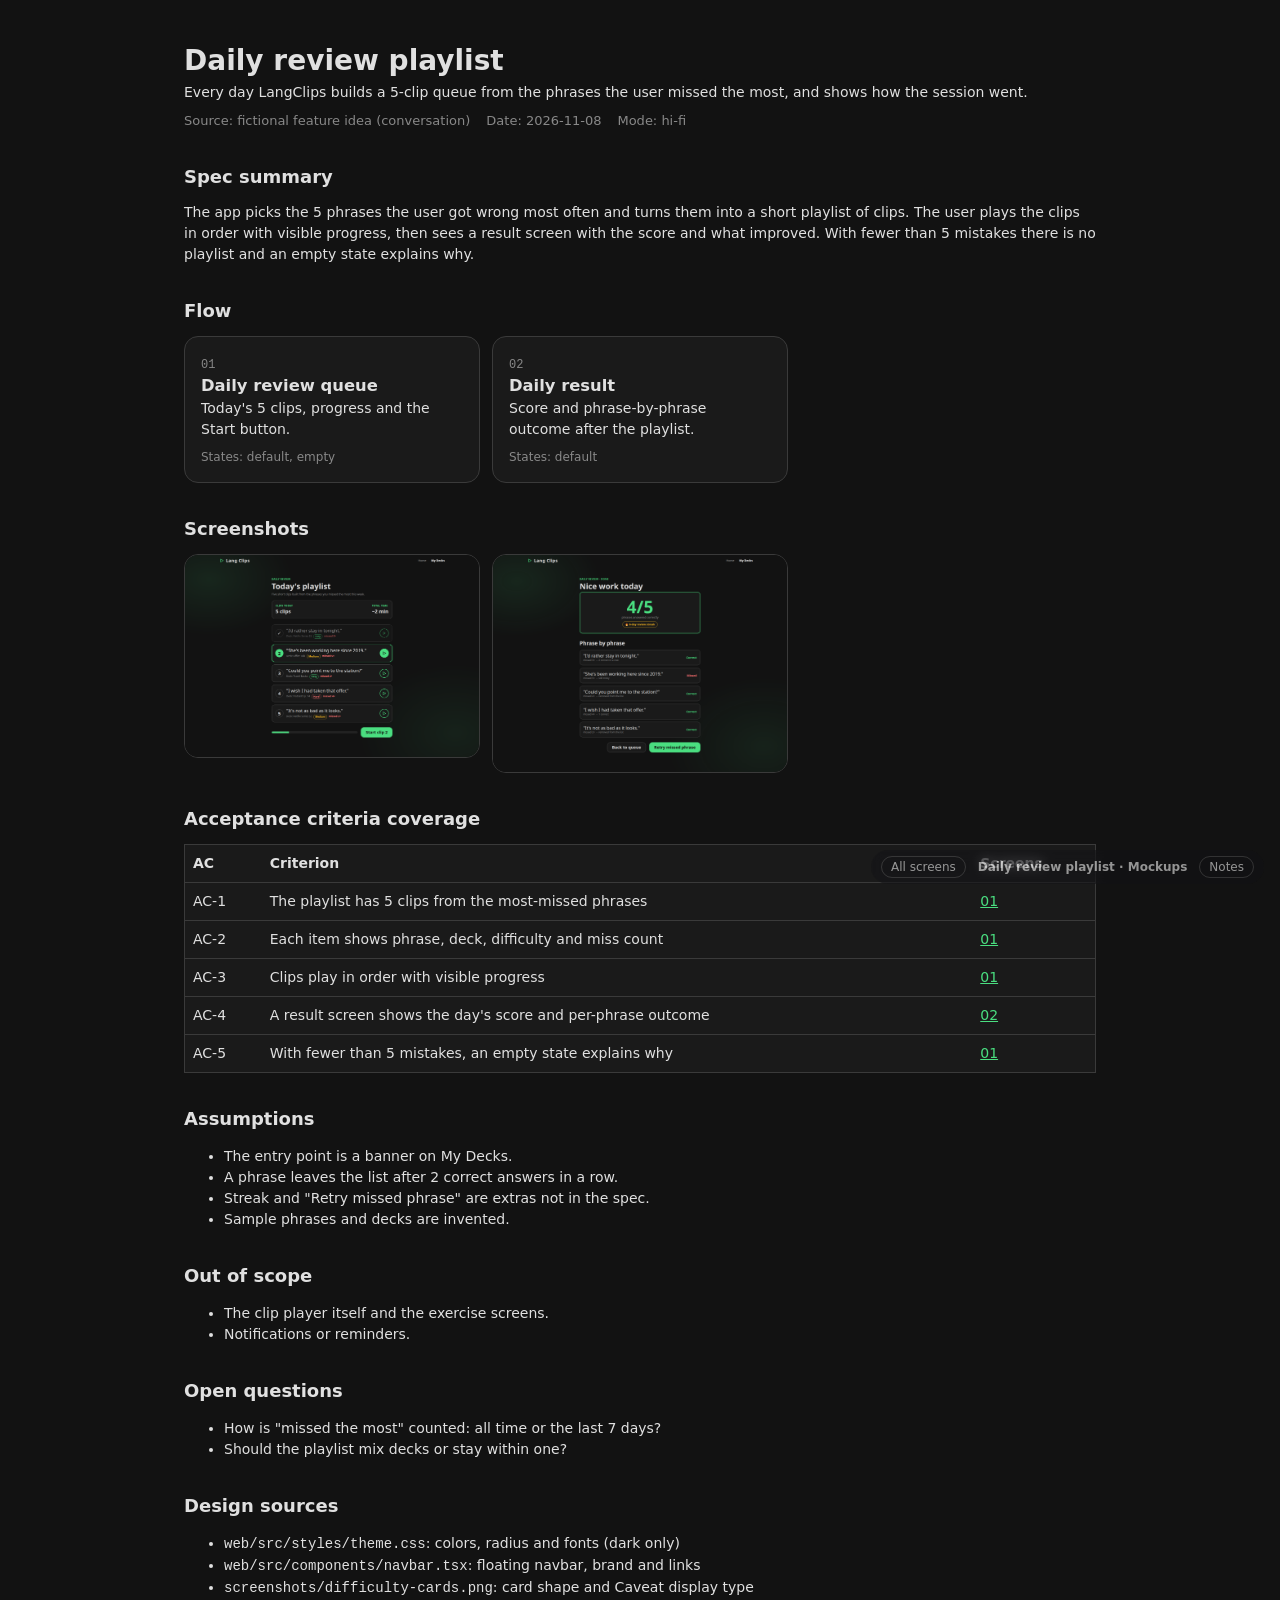
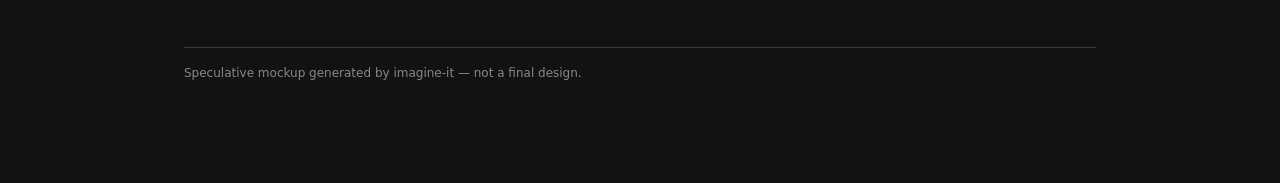
<file: examples/daily-review-playlist/index.html>
<!doctype html>
<!-- REPLACE: lang = target repo's copy language; data-fidelity = hifi | wireframe (match the Mode line below). Add data-has-dark only if the repo has dark mode. -->
<html lang="en" data-fidelity="hifi">
<head>
  <meta charset="utf-8">
  <meta name="viewport" content="width=device-width, initial-scale=1">
  <!-- REPLACE: feature name -->
  <title>Daily review playlist · Mockups</title>
  <link rel="stylesheet" href="styles.css">
  <!-- Hub has no prev/next; ii.js still adds the notes toggle. -->
  <script src="ii.js" defer></script>
  <style>
    /* Hub-only layout. Tokens only. */
    .hub { max-width: 960px; margin: 0 auto; padding: calc(var(--space-unit) * 5) calc(var(--space-unit) * 3); }
    .hub section { margin-top: calc(var(--space-unit) * 4); }
    .hub h2 { font-size: 18px; margin-bottom: calc(var(--space-unit) * 1.5); }
    .hub .meta { display: flex; flex-wrap: wrap; gap: calc(var(--space-unit) * 2); color: var(--color-text-muted); font-size: 13px; margin-top: var(--space-unit); }
    .hub .flow { list-style: none; padding: 0; margin: 0; display: grid; gap: calc(var(--space-unit) * 1.5); grid-template-columns: repeat(auto-fill, minmax(260px, 1fr)); }
    .hub .screen-card { display: block; padding: calc(var(--space-unit) * 2); background: var(--color-surface); border: 1px solid var(--color-border); border-radius: var(--radius-md); box-shadow: var(--shadow-sm); color: inherit; text-decoration: none; }
    .hub .screen-card:hover, .hub .screen-card:focus-visible { border-color: var(--color-primary); }
    .hub .screen-card__num { font-family: var(--font-mono); color: var(--color-text-muted); font-size: 12px; }
    .hub .screen-card__states { color: var(--color-text-muted); font-size: 12px; margin-top: var(--space-unit); }
    .hub .shots { list-style: none; padding: 0; margin: 0; display: grid; gap: calc(var(--space-unit) * 1.5); grid-template-columns: repeat(auto-fill, minmax(260px, 1fr)); }
    .hub .shots img { display: block; width: 100%; height: auto; border: 1px solid var(--color-border); border-radius: var(--radius-md); box-shadow: var(--shadow-sm); }
    .hub table { width: 100%; border-collapse: collapse; background: var(--color-surface); border: 1px solid var(--color-border); }
    .hub th, .hub td { text-align: left; padding: var(--space-unit); border-bottom: 1px solid var(--color-border); vertical-align: top; }
    .hub footer { margin-top: calc(var(--space-unit) * 6); padding-top: calc(var(--space-unit) * 2); border-top: 1px solid var(--color-border); color: var(--color-text-muted); font-size: 12px; }
  </style>
</head>
<body>
  <main class="hub">
    <header>
      <h1>Daily review playlist</h1>
      <p>Every day LangClips builds a 5-clip queue from the phrases the user missed the most, and shows how the session went.</p>
      <div class="meta"><span>Source: fictional feature idea (conversation)</span><span>Date: 2026-11-08</span><span>Mode: hi-fi</span></div>
    </header>
    <section aria-labelledby="spec"><h2 id="spec">Spec summary</h2>
      <p>The app picks the 5 phrases the user got wrong most often and turns them into a short playlist of clips. The user plays the clips in order with visible progress, then sees a result screen with the score and what improved. With fewer than 5 mistakes there is no playlist and an empty state explains why.</p></section>
    <section aria-labelledby="flow"><h2 id="flow">Flow</h2>
      <ol class="flow">
        <li><a class="screen-card" href="01-daily-queue.html"><span class="screen-card__num">01</span><h3>Daily review queue</h3><p>Today's 5 clips, progress and the Start button.</p><p class="screen-card__states">States: default, empty</p></a></li>
        <li><a class="screen-card" href="02-daily-result.html"><span class="screen-card__num">02</span><h3>Daily result</h3><p>Score and phrase-by-phrase outcome after the playlist.</p><p class="screen-card__states">States: default</p></a></li>
      </ol></section>
    <section aria-labelledby="screenshots"><h2 id="screenshots">Screenshots</h2>
      <ul class="shots">
        <li><a href="screenshots/01-daily-queue.png"><img src="screenshots/01-daily-queue.png" alt="Daily review queue, default state" loading="lazy"></a></li>
        <li><a href="screenshots/02-daily-result.png"><img src="screenshots/02-daily-result.png" alt="Daily result, default state" loading="lazy"></a></li>
      </ul></section>
    <section aria-labelledby="ac"><h2 id="ac">Acceptance criteria coverage</h2>
      <table><thead><tr><th scope="col">AC</th><th scope="col">Criterion</th><th scope="col">Screens</th></tr></thead><tbody>
        <tr><td>AC-1</td><td>The playlist has 5 clips from the most-missed phrases</td><td><a href="01-daily-queue.html">01</a></td></tr>
        <tr><td>AC-2</td><td>Each item shows phrase, deck, difficulty and miss count</td><td><a href="01-daily-queue.html">01</a></td></tr>
        <tr><td>AC-3</td><td>Clips play in order with visible progress</td><td><a href="01-daily-queue.html">01</a></td></tr>
        <tr><td>AC-4</td><td>A result screen shows the day's score and per-phrase outcome</td><td><a href="02-daily-result.html">02</a></td></tr>
        <tr><td>AC-5</td><td>With fewer than 5 mistakes, an empty state explains why</td><td><a href="01-daily-queue.html">01</a></td></tr>
      </tbody></table></section>
    <section aria-labelledby="assumptions"><h2 id="assumptions">Assumptions</h2><ul>
      <li>The entry point is a banner on My Decks.</li><li>A phrase leaves the list after 2 correct answers in a row.</li><li>Streak and "Retry missed phrase" are extras not in the spec.</li><li>Sample phrases and decks are invented.</li></ul></section>
    <section aria-labelledby="oos"><h2 id="oos">Out of scope</h2><ul><li>The clip player itself and the exercise screens.</li><li>Notifications or reminders.</li></ul></section>
    <section aria-labelledby="questions"><h2 id="questions">Open questions</h2><ul>
      <li>How is "missed the most" counted: all time or the last 7 days?</li><li>Should the playlist mix decks or stay within one?</li></ul></section>
    <section aria-labelledby="sources"><h2 id="sources">Design sources</h2><ul>
      <li><code>web/src/styles/theme.css</code>: colors, radius and fonts (dark only)</li>
      <li><code>web/src/components/navbar.tsx</code>: floating navbar, brand and links</li>
      <li><code>screenshots/difficulty-cards.png</code>: card shape and Caveat display type</li></ul></section>
    <footer>Speculative mockup generated by imagine-it — not a final design.</footer>
  </main>
</body>
</html>
</file>
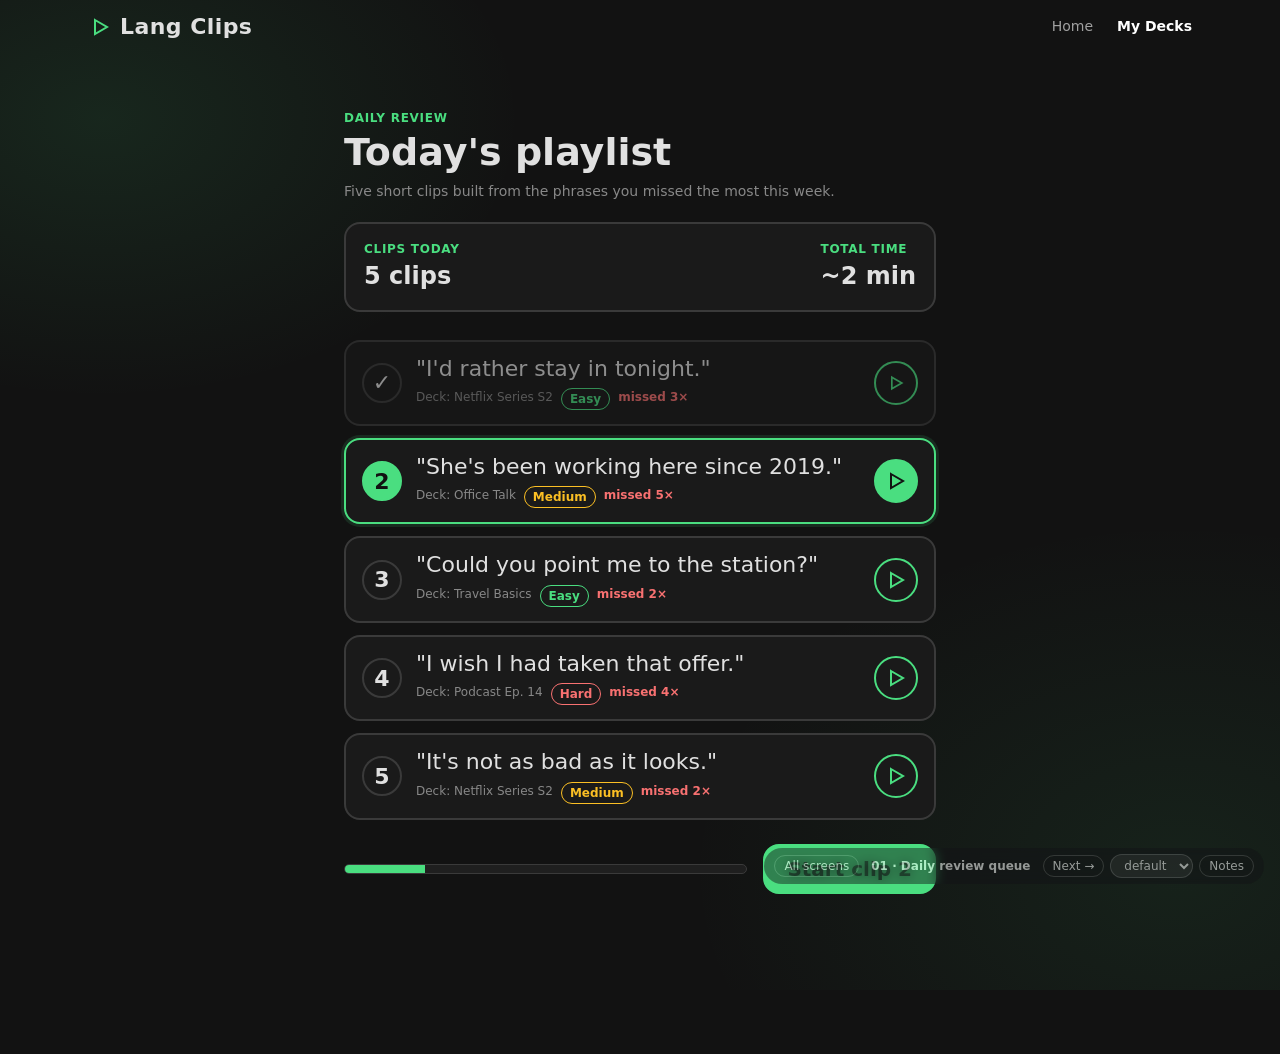
<file: examples/daily-review-playlist/01-daily-queue.html>
<!doctype html>
<html lang="en" data-fidelity="hifi">
<head>
  <meta charset="utf-8">
  <meta name="viewport" content="width=device-width, initial-scale=1">
  <title>01 · Daily review queue</title>
  <meta name="ii-index" content="index.html">
  <meta name="ii-next" content="02-daily-result.html">
  <link rel="stylesheet" href="styles.css">
  <script src="ii.js" defer></script>
</head>
<body>
  <div class="app-shell">
    <header class="nav"><div class="nav__brand"><svg width="24" height="24" viewBox="0 0 24 24" fill="none" stroke="#4ade80" stroke-width="2" aria-hidden="true"><path d="M7 5l12 7-12 7z"/></svg>Lang Clips</div><nav class="nav__links" aria-label="Main navigation"><a href="#">Home</a><a href="#" aria-current="page">My Decks</a></nav></header>
    <main class="col">
      <section data-state="default">
        <p class="eyebrow" data-note="NOTE: Entry point is a banner on My Decks; assumed, not in the spec.">Daily review</p>
        <h1 class="display">Today's playlist</h1>
        <p class="muted">Five short clips built from the phrases you missed the most this week.</p>
        <div class="summary" data-note="AC-1: The playlist always has 5 clips, picked from the user's most-missed phrases.">
          <div><div class="eyebrow">Clips today</div><div class="summary__val">5 clips</div></div>
          <div><div class="eyebrow">Total time</div><div class="summary__val">~2 min</div></div>
        </div>
        <ol class="queue" aria-label="Today's clips">
          <li class="clip clip--done" data-note="AC-3: Finished clips stay in the queue, dimmed, so progress is visible.">
            <span class="clip__idx">&#10003;</span>
            <div><div class="clip__phrase">"I'd rather stay in tonight."</div>
              <div class="clip__meta"><span>Deck: Netflix Series S2</span><span class="tag tag--easy">Easy</span><span class="miss">missed 3&times;</span></div></div>
            <button class="play" type="button" aria-label="Replay clip 1"><svg width="20" height="20" viewBox="0 0 24 24" fill="none" stroke="currentColor" stroke-width="2" aria-hidden="true"><path d="M7 5l12 7-12 7z"/></svg></button>
          </li>
          <li class="clip clip--current" aria-current="step" data-note="AC-3: The next unfinished clip is highlighted and is the one the Start button plays.">
            <span class="clip__idx">2</span>
            <div><div class="clip__phrase">"She's been working here since 2019."</div>
              <div class="clip__meta" data-note="AC-2: Each row shows the phrase, its deck, difficulty and how many times it was missed."><span>Deck: Office Talk</span><span class="tag tag--medium">Medium</span><span class="miss">missed 5&times;</span></div></div>
            <button class="play" type="button" aria-label="Play clip 2"><svg width="24" height="24" viewBox="0 0 24 24" fill="none" stroke="currentColor" stroke-width="2" aria-hidden="true"><path d="M7 5l12 7-12 7z"/></svg></button>
          </li>
          <li class="clip"><span class="clip__idx">3</span>
            <div><div class="clip__phrase">"Could you point me to the station?"</div>
              <div class="clip__meta"><span>Deck: Travel Basics</span><span class="tag tag--easy">Easy</span><span class="miss">missed 2&times;</span></div></div>
            <button class="play" type="button" aria-label="Play clip 3"><svg width="24" height="24" viewBox="0 0 24 24" fill="none" stroke="currentColor" stroke-width="2" aria-hidden="true"><path d="M7 5l12 7-12 7z"/></svg></button></li>
          <li class="clip"><span class="clip__idx">4</span>
            <div><div class="clip__phrase">"I wish I had taken that offer."</div>
              <div class="clip__meta"><span>Deck: Podcast Ep. 14</span><span class="tag tag--hard">Hard</span><span class="miss">missed 4&times;</span></div></div>
            <button class="play" type="button" aria-label="Play clip 4"><svg width="24" height="24" viewBox="0 0 24 24" fill="none" stroke="currentColor" stroke-width="2" aria-hidden="true"><path d="M7 5l12 7-12 7z"/></svg></button></li>
          <li class="clip"><span class="clip__idx">5</span>
            <div><div class="clip__phrase">"It's not as bad as it looks."</div>
              <div class="clip__meta"><span>Deck: Netflix Series S2</span><span class="tag tag--medium">Medium</span><span class="miss">missed 2&times;</span></div></div>
            <button class="play" type="button" aria-label="Play clip 5"><svg width="24" height="24" viewBox="0 0 24 24" fill="none" stroke="currentColor" stroke-width="2" aria-hidden="true"><path d="M7 5l12 7-12 7z"/></svg></button></li>
        </ol>
        <div class="actions">
          <div class="progress" role="progressbar" aria-valuenow="1" aria-valuemin="0" aria-valuemax="5" data-note="AC-3: Progress bar shows 1 of 5 clips done."><span style="width:20%"></span></div>
          <a class="btn btn--primary" href="02-daily-result.html">Start clip 2</a>
        </div>
      </section>

      <section data-state="empty">
        <p class="eyebrow">Daily review</p>
        <h1 class="display">Today's playlist</h1>
        <div class="empty card" data-note="AC-5: With fewer than 5 missed phrases, no playlist is generated and the user is told why.">
          <h2 class="display" style="font-size:28px">Nothing to review yet</h2>
          <p class="muted">Finish a few more exercises. Once you miss at least 5 phrases, your daily playlist shows up here.</p>
          <a class="btn" href="#">Go to My Decks</a>
        </div>
      </section>
    </main>
  </div>
</body>
</html>
</file>
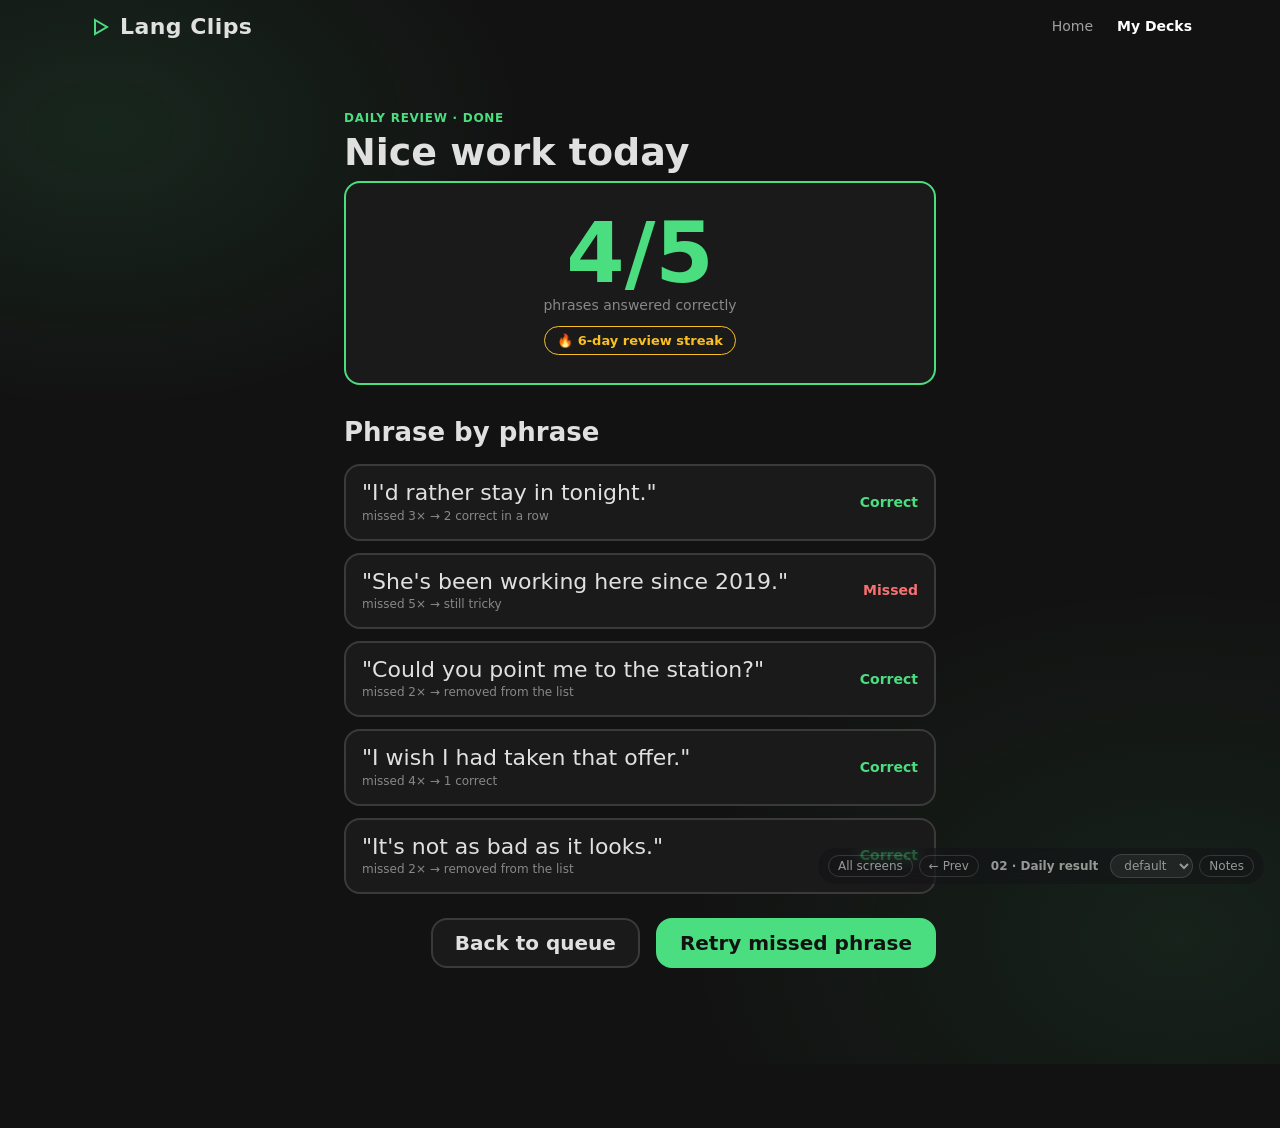
<file: examples/daily-review-playlist/02-daily-result.html>
<!doctype html>
<html lang="en" data-fidelity="hifi">
<head>
  <meta charset="utf-8">
  <meta name="viewport" content="width=device-width, initial-scale=1">
  <title>02 · Daily result</title>
  <meta name="ii-index" content="index.html">
  <meta name="ii-prev" content="01-daily-queue.html">
  <link rel="stylesheet" href="styles.css">
  <script src="ii.js" defer></script>
</head>
<body>
  <div class="app-shell">
    <header class="nav"><div class="nav__brand"><svg width="24" height="24" viewBox="0 0 24 24" fill="none" stroke="#4ade80" stroke-width="2" aria-hidden="true"><path d="M7 5l12 7-12 7z"/></svg>Lang Clips</div><nav class="nav__links" aria-label="Main navigation"><a href="#">Home</a><a href="#" aria-current="page">My Decks</a></nav></header>
    <main class="col">
      <section data-state="default">
        <p class="eyebrow">Daily review &middot; done</p>
        <h1 class="display">Nice work today</h1>
        <div class="score" data-note="AC-4: Result shows how many of the 5 phrases were answered correctly today.">
          <div class="score__num">4/5</div>
          <p class="muted">phrases answered correctly</p>
          <span class="streak" data-note="NOTE: Streak is an assumption; the spec only asks for the day's result.">&#128293; 6-day review streak</span>
        </div>
        <h2 class="display" style="font-size:26px;margin:28px 0 12px">Phrase by phrase</h2>
        <ul class="queue" data-note="AC-4: Each phrase shows whether it was fixed and its miss count before and after.">
          <li class="result"><div><div class="clip__phrase">"I'd rather stay in tonight."</div><div class="muted" style="font-size:12px">missed 3&times; &rarr; 2 correct in a row</div></div><span class="result__ok">Correct</span></li>
          <li class="result"><div><div class="clip__phrase">"She's been working here since 2019."</div><div class="muted" style="font-size:12px">missed 5&times; &rarr; still tricky</div></div><span class="result__bad">Missed</span></li>
          <li class="result"><div><div class="clip__phrase">"Could you point me to the station?"</div><div class="muted" style="font-size:12px">missed 2&times; &rarr; removed from the list</div></div><span class="result__ok">Correct</span></li>
          <li class="result"><div><div class="clip__phrase">"I wish I had taken that offer."</div><div class="muted" style="font-size:12px">missed 4&times; &rarr; 1 correct</div></div><span class="result__ok">Correct</span></li>
          <li class="result"><div><div class="clip__phrase">"It's not as bad as it looks."</div><div class="muted" style="font-size:12px">missed 2&times; &rarr; removed from the list</div></div><span class="result__ok">Correct</span></li>
        </ul>
        <div class="actions" style="justify-content:flex-end">
          <a class="btn" href="01-daily-queue.html">Back to queue</a>
          <a class="btn btn--primary" href="#" data-note="NOTE: Retrying the missed phrase is an assumed extra action.">Retry missed phrase</a>
        </div>
      </section>
    </main>
  </div>
</body>
</html>
</file>
<file: examples/daily-review-playlist/styles.css>
/* Tokens: web/src/styles/theme.css (LangClips). Dark-only product. */
:root {
  --color-bg: #121212;
  --color-surface: #1a1a1a;
  --color-surface-2: #1f1f1f;
  --color-border: #3a3a3a;
  --color-text: #e0e0e0;
  --color-text-muted: #888888;
  --color-primary: #4ade80;
  --color-primary-contrast: #121212;
  --color-success: #4ade80;
  --color-warning: #fbbf24;
  --color-danger: #f87171;
  --font-sans: "Inter", system-ui, -apple-system, "Segoe UI", Roboto, Arial, sans-serif;
  --font-display: "Caveat", "Segoe Script", "Comic Sans MS", var(--font-sans);
  --font-mono: ui-monospace, Consolas, monospace;
  --radius-sm: 12px; --radius-md: 14px; --radius-lg: 16px;
  --shadow-sm: none; --shadow-md: 0 8px 24px rgba(0,0,0,.35);
  --space-unit: 8px;
}
/* imagine-it base.css — mockup chrome. Copy verbatim into styles.css after the :root tokens block. */
/* Relies only on canonical tokens: --color-*, --font-*, --radius-*, --shadow-*, --space-unit. */

*, *::before, *::after { box-sizing: border-box; }
html { -webkit-text-size-adjust: 100%; }
body {
  margin: 0;
  background: var(--color-bg);
  color: var(--color-text);
  font-family: var(--font-sans);
  font-size: 14px;
  line-height: 1.5;
}
img, svg { display: block; max-width: 100%; }
button, input, select, textarea { font: inherit; color: inherit; }
a { color: var(--color-primary); }
h1, h2, h3, p { margin: 0; }

/* Wireframe fallback tokens: grayscale + system font. */
:root[data-fidelity="wireframe"] {
  --color-bg: #f5f5f5;
  --color-surface: #ffffff;
  --color-surface-2: #ececec;
  --color-border: #bdbdbd;
  --color-text: #222222;
  --color-text-muted: #6b6b6b;
  --color-primary: #444444;
  --color-primary-contrast: #ffffff;
  --color-success: #5f5f5f;
  --color-warning: #8a8a8a;
  --color-danger: #333333;
  --font-sans: system-ui, -apple-system, "Segoe UI", Roboto, Arial, sans-serif;
  --font-mono: ui-monospace, Consolas, monospace;
  --radius-sm: 2px; --radius-md: 3px; --radius-lg: 4px;
  --shadow-sm: none; --shadow-md: none;
  --space-unit: 8px;
}

/* State switching: JS sets html[data-active-state] and .ii-active on matching section[data-state]. */
html[data-active-state] section[data-state]:not(.ii-active) { display: none !important; }

body.ii-has-bar { padding-bottom: 64px; }

/* Floating toolbar (raw hex allowed only here and in the wireframe token block) */
.ii-bar {
  position: fixed; right: 16px; bottom: 16px; z-index: 2147483000;
  display: flex; align-items: center; gap: 6px; flex-wrap: wrap; max-width: calc(100vw - 32px);
  padding: 6px 10px; border-radius: 999px;
  background: rgba(20, 20, 24, .82); color: #fff;
  font: 12px/1.2 system-ui, -apple-system, "Segoe UI", sans-serif;
  backdrop-filter: blur(6px); opacity: .55; transition: opacity .15s;
}
.ii-bar:hover, .ii-bar:focus-within { opacity: 1; }
.ii-bar a, .ii-bar button, .ii-bar select {
  color: #fff; background: transparent; border: 1px solid rgba(255,255,255,.25);
  border-radius: 999px; padding: 3px 9px; font-size: 12px; text-decoration: none; cursor: pointer;
}
.ii-bar select { background: rgba(255,255,255,.1); }
.ii-bar select option { color: #111; }
.ii-bar a:hover, .ii-bar button:hover { background: rgba(255,255,255,.18); }
.ii-bar button[aria-pressed="true"] { background: #fff; color: #111; }
.ii-bar :focus-visible { outline: 2px solid #fff; outline-offset: 2px; }
.ii-title { padding: 0 6px; font-weight: 600; white-space: nowrap; }

/* Notes overlay */
.ii-pin { display: none; }
html.ii-notes-on [data-note] { outline: 2px dashed #e5484d; outline-offset: 2px; }
html.ii-notes-on .ii-pin {
  display: inline-flex; align-items: center; justify-content: center;
  position: absolute; top: -10px; right: -10px; z-index: 2147482000;
  min-width: 20px; height: 20px; padding: 0 5px; border: 0; border-radius: 999px;
  background: #e5484d; color: #fff; font: 700 11px/1 system-ui, sans-serif; cursor: help;
}
html.ii-notes-on .ii-pin::after {
  content: attr(data-tip); display: none; position: absolute; top: 24px; right: 0;
  width: max-content; max-width: 260px; padding: 8px 10px; border-radius: 6px;
  background: #1c1c20; color: #fff; font: 400 12px/1.4 system-ui, sans-serif;
  text-align: left; white-space: normal; box-shadow: 0 4px 14px rgba(0,0,0,.3);
}
html.ii-notes-on .ii-pin:hover::after, html.ii-notes-on .ii-pin:focus::after { display: block; }

/* Fallbacks — override in feature CSS to imitate the repo. Tokens only. */
.sr-only { position: absolute; width: 1px; height: 1px; margin: -1px; padding: 0; overflow: hidden; clip: rect(0 0 0 0); white-space: nowrap; border: 0; }
.app-shell { display: grid; grid-template-columns: 240px 1fr; min-height: 100vh; }
.sidebar { background: var(--color-surface); border-right: 1px solid var(--color-border); padding: calc(var(--space-unit) * 2); }
.sidebar ul { list-style: none; margin: 0; padding: 0; }
.topbar { display: flex; align-items: center; justify-content: space-between; gap: var(--space-unit); padding: var(--space-unit) calc(var(--space-unit) * 3); background: var(--color-surface); border-bottom: 1px solid var(--color-border); }
.main { padding: calc(var(--space-unit) * 3); }
.page-header { display: flex; align-items: flex-start; justify-content: space-between; gap: calc(var(--space-unit) * 2); margin-bottom: calc(var(--space-unit) * 3); }
.btn { display: inline-flex; align-items: center; gap: var(--space-unit); padding: var(--space-unit) calc(var(--space-unit) * 2); background: var(--color-surface); color: var(--color-text); border: 1px solid var(--color-border); border-radius: var(--radius-md); cursor: pointer; }
.btn-primary, .btn--primary { background: var(--color-primary); color: var(--color-primary-contrast); border-color: var(--color-primary); }
.card { background: var(--color-surface); border: 1px solid var(--color-border); border-radius: var(--radius-lg); box-shadow: var(--shadow-sm); padding: calc(var(--space-unit) * 2); }
.muted { color: var(--color-text-muted); }
.empty { display: flex; flex-direction: column; align-items: center; justify-content: center; gap: var(--space-unit); text-align: center; padding: calc(var(--space-unit) * 6); }

@media print { .ii-bar, .ii-pin { display: none !important; } }

/* ---- Feature styles: LangClips shell is a floating navbar + centered column, no sidebar ---- */
.app-shell { display: block; min-height: 100vh; background:
  radial-gradient(600px 400px at 8% 12%, rgba(74,222,128,.10), transparent 70%),
  radial-gradient(700px 500px at 92% 88%, rgba(74,222,128,.08), transparent 70%), var(--color-bg); }
.nav { display: flex; align-items: center; justify-content: space-between; max-width: 1152px; margin: 0 auto; padding: 10px 24px; }
.nav__brand { display: flex; align-items: center; gap: 8px; font-family: var(--font-display); font-weight: 700; font-size: 22px; letter-spacing: .02em; }
.nav__links { display: flex; gap: 24px; font-size: 14px; font-weight: 500; }
.nav__links a { color: rgba(255,255,255,.6); text-decoration: none; }
.nav__links a[aria-current="page"] { color: #fff; font-weight: 600; }
.col { max-width: 640px; margin: 0 auto; padding: 56px 24px 96px; }
.eyebrow { font-size: 12px; font-weight: 600; letter-spacing: .06em; text-transform: uppercase; color: var(--color-primary); }
.display { font-family: var(--font-display); font-weight: 700; }
h1.display { font-size: 38px; line-height: 1.15; margin: 4px 0 6px; }
.summary { display: flex; justify-content: space-between; gap: 16px; padding: 16px 18px; border: 2px solid var(--color-border); border-radius: var(--radius-lg); background: var(--color-surface); margin: 20px 0 28px; }
.summary__val { font-family: var(--font-display); font-size: 24px; font-weight: 700; }
.summary > div:last-child { text-align: right; }
.queue { list-style: none; margin: 0; padding: 0; display: grid; gap: 12px; }
.clip { display: grid; grid-template-columns: 40px 1fr auto; gap: 14px; align-items: center; padding: 14px 16px; border: 2px solid var(--color-border); border-radius: var(--radius-lg); background: var(--color-surface); }
.clip--current { border-color: var(--color-primary); box-shadow: 0 0 0 3px rgba(74,222,128,.12); }
.clip--done { opacity: .6; }
.clip__idx { width: 40px; height: 40px; border-radius: 999px; display: grid; place-items: center; font-family: var(--font-display); font-size: 22px; font-weight: 700; border: 2px solid var(--color-border); }
.clip--current .clip__idx { background: var(--color-primary); color: var(--color-primary-contrast); border-color: var(--color-primary); }
.clip__phrase { font-family: var(--font-display); font-size: 22px; line-height: 1.2; }
.clip__meta { display: flex; flex-wrap: wrap; gap: 8px; margin-top: 6px; font-size: 12px; color: var(--color-text-muted); }
.tag { padding: 1px 8px; border-radius: 999px; border: 1px solid currentColor; font-weight: 600; }
.tag--easy { color: var(--color-success); } .tag--medium { color: var(--color-warning); } .tag--hard { color: var(--color-danger); }
.miss { color: var(--color-danger); font-weight: 600; }
.play { width: 44px; height: 44px; border-radius: 999px; border: 2px solid var(--color-primary); background: transparent; color: var(--color-primary); display: grid; place-items: center; cursor: pointer; }
.clip--current .play { background: var(--color-primary); color: var(--color-primary-contrast); }
.actions { display: flex; justify-content: space-between; align-items: center; margin-top: 24px; gap: 16px; }
.progress { flex: 1; height: 10px; border-radius: 999px; background: var(--color-surface-2); border: 1px solid var(--color-border); overflow: hidden; }
.progress > span { display: block; height: 100%; background: var(--color-primary); }
.btn { border-width: 2px; border-radius: var(--radius-lg); font-family: var(--font-display); font-size: 20px; font-weight: 700; padding: 8px 22px; }
.score { text-align: center; padding: 28px 16px; border: 2px solid var(--color-primary); border-radius: var(--radius-lg); background: var(--color-surface); }
.score__num { font-family: var(--font-display); font-size: 84px; line-height: 1; color: var(--color-primary); font-weight: 700; }
.streak { display: inline-flex; gap: 8px; align-items: center; margin-top: 10px; padding: 4px 12px; border-radius: 999px; border: 1px solid var(--color-warning); color: var(--color-warning); font-weight: 600; font-size: 13px; }
.result { display: grid; grid-template-columns: 1fr auto; gap: 12px; align-items: center; padding: 14px 16px; border: 2px solid var(--color-border); border-radius: var(--radius-lg); background: var(--color-surface); }
.result__ok { color: var(--color-success); font-weight: 700; } .result__bad { color: var(--color-danger); font-weight: 700; }
.empty { border: 2px dashed var(--color-border); border-radius: var(--radius-lg); background: transparent; }
@media (max-width: 560px) { .clip { grid-template-columns: 36px 1fr auto; } .nav__links { gap: 14px; } }
.btn { text-decoration: none; }
</file>
